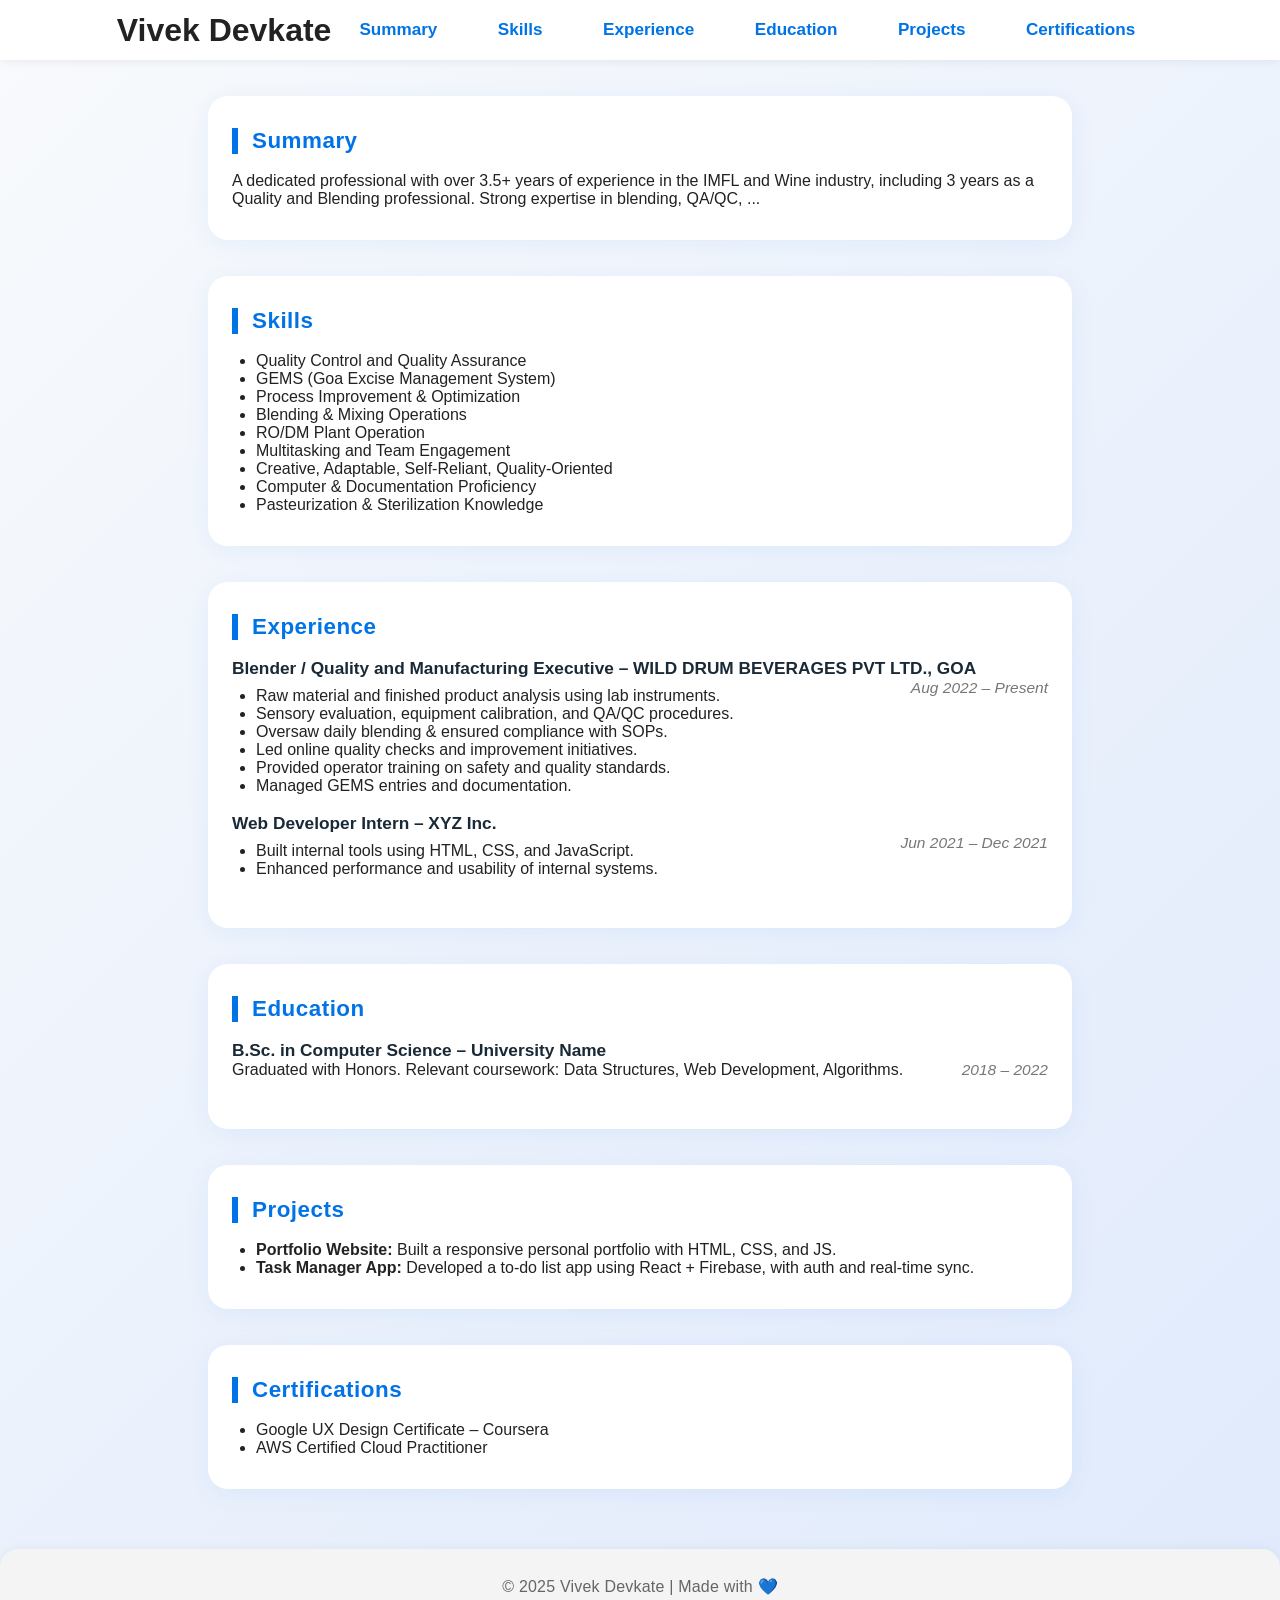
<file: index.html>
<!DOCTYPE html>
<html lang="en">
<head>
  <meta charset="UTF-8" />
  <meta name="viewport" content="width=device-width, initial-scale=1.0"/>
  <title>Vivek Devkate - Resume</title>
  <link rel="stylesheet" href="style.css" />
</head>
<body>

  <header>
    <div class="navbar">
      <h1>Vivek Devkate</h1>
      <div class="nav-links">
        <a href="#summary">Summary</a>
        <a href="#skills">Skills</a>
        <a href="#experience">Experience</a>
        <a href="#education">Education</a>
        <a href="#projects">Projects</a>
        <a href="#certifications">Certifications</a>
      </div>
    </div>
  </header>

  <div class="container">
    <section id="summary">
      <h2 class="section-title">Summary</h2>
      <p>A dedicated professional with over 3.5+ years of experience in the IMFL and Wine industry, including 3 years as a Quality and Blending professional. Strong expertise in blending, QA/QC, ...</p>
    </section>

    <section id="skills">
      <h2 class="section-title">Skills</h2>
      <ul>
        <li>Quality Control and Quality Assurance</li>
        <li>GEMS (Goa Excise Management System)</li>
        <li>Process Improvement & Optimization</li>
        <li>Blending & Mixing Operations</li>
        <li>RO/DM Plant Operation</li>
        <li>Multitasking and Team Engagement</li>
        <li>Creative, Adaptable, Self-Reliant, Quality-Oriented</li>
        <li>Computer & Documentation Proficiency</li>
        <li>Pasteurization & Sterilization Knowledge</li>
      </ul>
    </section>

    <section id="experience">
      <h2 class="section-title">Experience</h2>

      <div class="job clearfix">
        <div class="job-title">Blender / Quality and Manufacturing Executive – WILD DRUM BEVERAGES PVT LTD., GOA</div>
        <div class="date">Aug 2022 – Present</div>
        <ul>
          <li>Raw material and finished product analysis using lab instruments.</li>
          <li>Sensory evaluation, equipment calibration, and QA/QC procedures.</li>
          <li>Oversaw daily blending & ensured compliance with SOPs.</li>
          <li>Led online quality checks and improvement initiatives.</li>
          <li>Provided operator training on safety and quality standards.</li>
          <li>Managed GEMS entries and documentation.</li>
        </ul>
      </div>

      <div class="job clearfix">
        <div class="job-title">Web Developer Intern – XYZ Inc.</div>
        <div class="date">Jun 2021 – Dec 2021</div>
        <ul>
          <li>Built internal tools using HTML, CSS, and JavaScript.</li>
          <li>Enhanced performance and usability of internal systems.</li>
        </ul>
      </div>
    </section>

    <section id="education">
      <h2 class="section-title">Education</h2>
      <div class="education clearfix">
        <div class="degree">B.Sc. in Computer Science – University Name</div>
        <div class="date">2018 – 2022</div>
        <p>Graduated with Honors. Relevant coursework: Data Structures, Web Development, Algorithms.</p>
      </div>
    </section>

    <section id="projects">
      <h2 class="section-title">Projects</h2>
      <ul>
        <li><strong>Portfolio Website:</strong> Built a responsive personal portfolio with HTML, CSS, and JS.</li>
        <li><strong>Task Manager App:</strong> Developed a to-do list app using React + Firebase, with auth and real-time sync.</li>
      </ul>
    </section>

    <section id="certifications">
      <h2 class="section-title">Certifications</h2>
      <ul>
        <li>Google UX Design Certificate – Coursera</li>
        <li>AWS Certified Cloud Practitioner</li>
      </ul>
    </section>
  </div>

  <footer>
    &copy; 2025 Vivek Devkate | Made with 💙
  </footer>

</body>
</html>
</file>
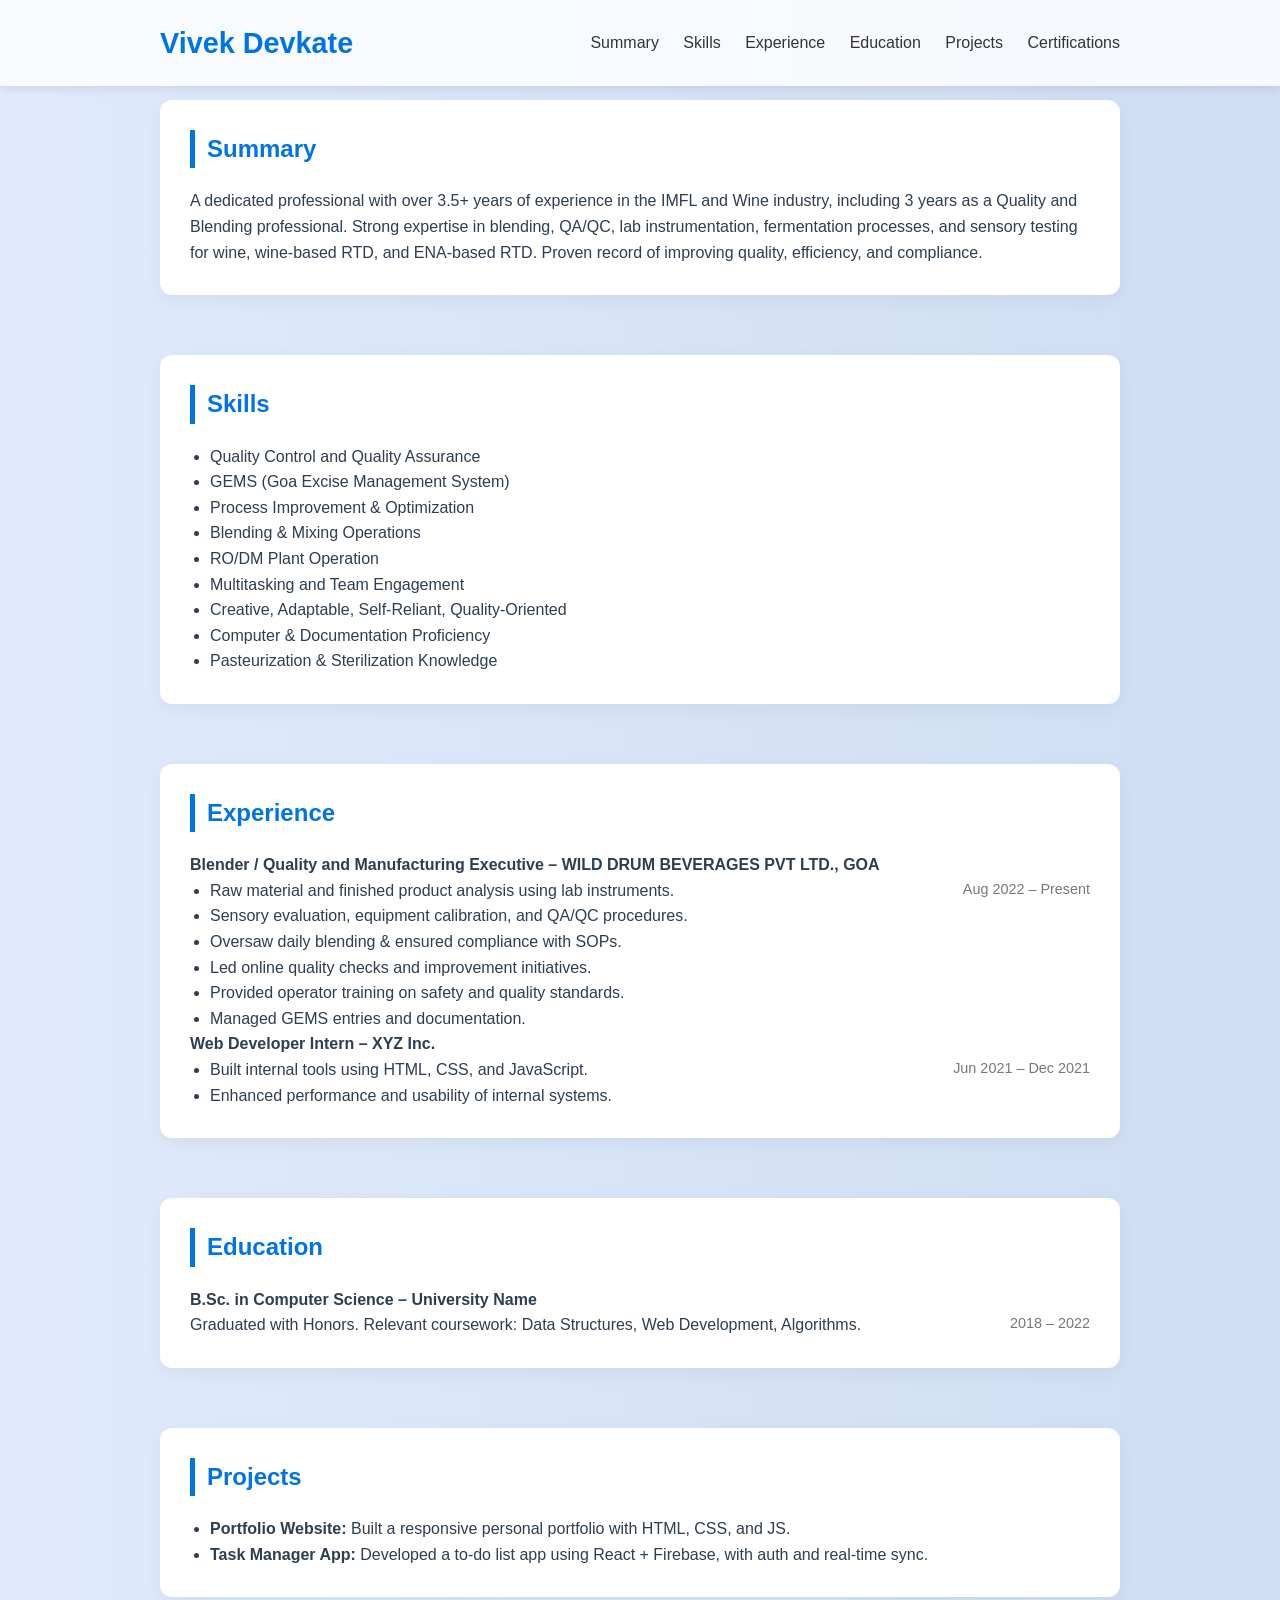
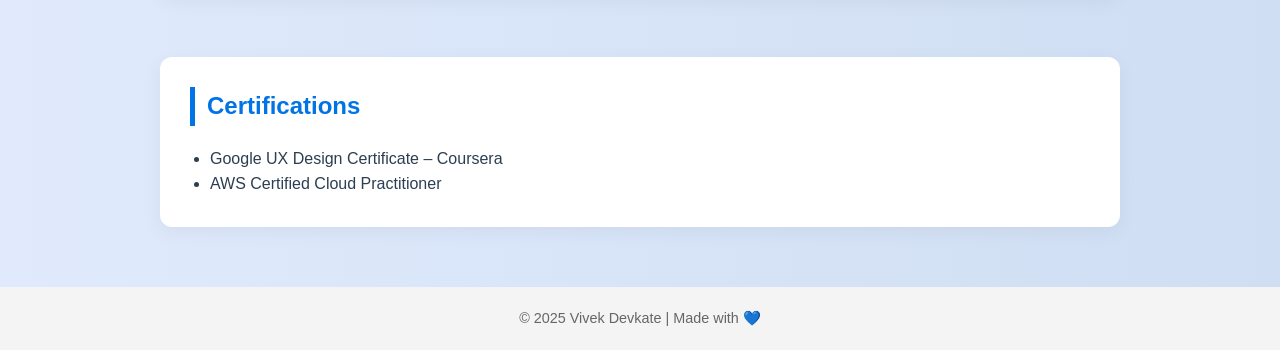
<file: Vivek Resume.html>
<!DOCTYPE html>
<html lang="en">
<head>
  <meta charset="UTF-8" />
  <meta name="viewport" content="width=device-width, initial-scale=1.0"/>
  <title>Vivek Devkate - Resume</title>
  <style>
    /* Global Reset */
    * {
      margin: 0;
      padding: 0;
      box-sizing: border-box;
    }

    html {
      scroll-behavior: smooth;
    }

    body {
      font-family: 'Segoe UI', Tahoma, Geneva, Verdana, sans-serif;
      background: linear-gradient(to right, #e0eafc, #cfdef3);
      color: #2c3e50;
      line-height: 1.6;
    }

    a {
      color: #0073e6;
      text-decoration: none;
    }

    a:hover {
      text-decoration: underline;
    }

    /* Header / Navbar */
    header {
      background-color: #ffffffcc;
      padding: 20px 0;
      position: fixed;
      top: 0;
      width: 100%;
      z-index: 999;
      box-shadow: 0 2px 10px rgba(0,0,0,0.1);
    }

    .navbar {
      max-width: 1000px;
      margin: auto;
      display: flex;
      justify-content: space-between;
      align-items: center;
      padding: 0 20px;
    }

    .navbar h1 {
      font-size: 1.8em;
      color: #0073e6;
    }

    .nav-links a {
      margin-left: 20px;
      font-size: 1em;
      color: #333;
    }

    /* Sections */
    .container {
      max-width: 1000px;
      margin: 100px auto 60px;
      padding: 0 20px;
    }

    section {
      margin-bottom: 60px;
      padding: 30px;
      background: #fff;
      border-radius: 12px;
      box-shadow: 0 5px 20px rgba(0,0,0,0.05);
      transition: transform 0.2s;
    }

    section:hover {
      transform: translateY(-2px);
    }

    .section-title {
      font-size: 1.5em;
      margin-bottom: 20px;
      color: #0073e6;
      border-left: 5px solid #0073e6;
      padding-left: 12px;
    }

    ul {
      padding-left: 20px;
    }

    .job-title, .degree {
      font-weight: bold;
    }

    .date {
      float: right;
      color: #777;
      font-size: 0.9em;
    }

    footer {
      text-align: center;
      padding: 20px;
      font-size: 0.9em;
      background-color: #f4f4f4;
      color: #666;
    }

    @media (max-width: 768px) {
      .navbar {
        flex-direction: column;
        align-items: flex-start;
      }

      .nav-links {
        margin-top: 10px;
      }

      .nav-links a {
        display: block;
        margin: 5px 0;
      }

      .date {
        float: none;
        display: block;
        margin-top: 5px;
      }
    }
  </style>
</head>
<body>

  <header>
    <div class="navbar">
      <h1>Vivek Devkate</h1>
      <div class="nav-links">
        <a href="#summary">Summary</a>
        <a href="#skills">Skills</a>
        <a href="#experience">Experience</a>
        <a href="#education">Education</a>
        <a href="#projects">Projects</a>
        <a href="#certifications">Certifications</a>
      </div>
    </div>
  </header>

  <div class="container">
    <section id="summary">
      <h2 class="section-title">Summary</h2>
      <p>A dedicated professional with over 3.5+ years of experience in the IMFL and Wine industry, including 3 years as a Quality and Blending professional. Strong expertise in blending, QA/QC, lab instrumentation, fermentation processes, and sensory testing for wine, wine-based RTD, and ENA-based RTD. Proven record of improving quality, efficiency, and compliance.</p>
    </section>

    <section id="skills">
      <h2 class="section-title">Skills</h2>
      <ul>
        <li>Quality Control and Quality Assurance</li>
        <li>GEMS (Goa Excise Management System)</li>
        <li>Process Improvement & Optimization</li>
        <li>Blending & Mixing Operations</li>
        <li>RO/DM Plant Operation</li>
        <li>Multitasking and Team Engagement</li>
        <li>Creative, Adaptable, Self-Reliant, Quality-Oriented</li>
        <li>Computer & Documentation Proficiency</li>
        <li>Pasteurization & Sterilization Knowledge</li>
      </ul>
    </section>

    <section id="experience">
      <h2 class="section-title">Experience</h2>

      <div class="job clearfix">
        <div class="job-title">Blender / Quality and Manufacturing Executive – WILD DRUM BEVERAGES PVT LTD., GOA</div>
        <div class="date">Aug 2022 – Present</div>
        <ul>
          <li>Raw material and finished product analysis using lab instruments.</li>
          <li>Sensory evaluation, equipment calibration, and QA/QC procedures.</li>
          <li>Oversaw daily blending & ensured compliance with SOPs.</li>
          <li>Led online quality checks and improvement initiatives.</li>
          <li>Provided operator training on safety and quality standards.</li>
          <li>Managed GEMS entries and documentation.</li>
        </ul>
      </div>

      <div class="job clearfix">
        <div class="job-title">Web Developer Intern – XYZ Inc.</div>
        <div class="date">Jun 2021 – Dec 2021</div>
        <ul>
          <li>Built internal tools using HTML, CSS, and JavaScript.</li>
          <li>Enhanced performance and usability of internal systems.</li>
        </ul>
      </div>
    </section>

    <section id="education">
      <h2 class="section-title">Education</h2>
      <div class="education clearfix">
        <div class="degree">B.Sc. in Computer Science – University Name</div>
        <div class="date">2018 – 2022</div>
        <p>Graduated with Honors. Relevant coursework: Data Structures, Web Development, Algorithms.</p>
      </div>
    </section>

    <section id="projects">
      <h2 class="section-title">Projects</h2>
      <ul>
        <li><strong>Portfolio Website:</strong> Built a responsive personal portfolio with HTML, CSS, and JS.</li>
        <li><strong>Task Manager App:</strong> Developed a to-do list app using React + Firebase, with auth and real-time sync.</li>
      </ul>
    </section>

    <section id="certifications">
      <h2 class="section-title">Certifications</h2>
      <ul>
        <li>Google UX Design Certificate – Coursera</li>
        <li>AWS Certified Cloud Practitioner</li>
      </ul>
    </section>
  </div>

  <footer>
    &copy; 2025 Vivek Devkate | Made with 💙
  </footer>

</body>
</html>
</file>
<file: style.css>
/* Modern Resume UI Design */
* { margin: 0; padding: 0; box-sizing: border-box; }
body {
  font-family: 'Inter', 'Segoe UI', Arial, sans-serif;
  background: linear-gradient(135deg, #f8fafc 0%, #e0eafc 100%);
  color: #222;
  min-height: 100vh;
}
.hero {
  text-align: center;
  padding: 64px 20px 32px 20px;
  background: linear-gradient(90deg, #e0eafc 60%, #fff 100%);
  border-bottom-left-radius: 32px;
  border-bottom-right-radius: 32px;
  box-shadow: 0 8px 32px rgba(0,115,230,0.09);
}
.hero h1 {
  font-size: 3em;
  color: #0073e6;
  font-weight: 800;
  margin-bottom: 10px;
}
.hero .tagline {
  font-size: 1.25em;
  color: #222;
  margin-bottom: 22px;
  font-style: italic;
}
.hero .actions a {
  display: inline-block;
  margin: 0 10px;
  padding: 12px 28px;
  background: #0073e6;
  color: #fff;
  border-radius: 10px;
  font-size: 1.05em;
  font-weight: 600;
  text-decoration: none;
  transition: background 0.2s, box-shadow 0.2s;
  box-shadow: 0 2px 8px rgba(0,115,230,0.08);
}
.hero .actions a:hover {
  background: #005bb5;
  box-shadow: 0 4px 12px rgba(0,115,230,0.15);
}
header {
  background-color: #fff;
  position: sticky;
  top: 0;
  width: 100%;
  z-index: 999;
  box-shadow: 0 1px 10px rgba(0,0,0,0.07);
}
.navbar {
  max-width: 1200px;
  margin: auto;
  display: flex;
  justify-content: center;
  align-items: center;
  padding: 0 24px;
  height: 60px;
}
.nav-links a {
  margin: 0 10px;
  color: #0073e6;
  font-weight: 600;
  font-size: 1.07em;
  text-decoration: none;
  padding: 7px 18px;
  border-radius: 7px;
  transition: background 0.2s, color 0.2s;
}
.nav-links a:hover,
.nav-links a:focus {
  background: #e0eafc;
  color: #005bb5;
}
.container {
  max-width: 900px;
  margin: 36px auto 60px;
  padding: 0 18px;
}
section {
  margin-bottom: 36px;
  padding: 32px 24px;
  background: #fff;
  border-radius: 20px;
  box-shadow: 0 4px 24px rgba(0,115,230,0.07);
  transition: box-shadow 0.2s, transform 0.2s;
}
section:hover {
  box-shadow: 0 8px 38px rgba(0,115,230,0.15);
  transform: translateY(-3px) scale(1.01);
}
.section-title {
  font-size: 1.4em;
  margin-bottom: 18px;
  color: #0073e6;
  border-left: 6px solid #0073e6;
  padding-left: 14px;
  font-weight: 700;
  letter-spacing: 0.5px;
}
ul {
  padding-left: 24px;
  margin-top: 8px;
}
.job-title, .degree {
  font-weight: 700;
  font-size: 1.08em;
  color: #1a2936;
}
.date {
  float: right;
  color: #777;
  font-size: 0.97em;
  font-style: italic;
}
.job, .education {
  margin-bottom: 18px;
  transition: background 0.2s;
}
.job:hover, .education:hover {
  background: #f7fbff;
}
footer {
  text-align: center;
  padding: 28px 0 14px;
  font-size: 1em;
  background: #f4f4f4;
  color: #666;
  letter-spacing: 0.2px;
  box-shadow: 0 -2px 8px rgba(0,0,0,0.04);
  border-top-left-radius: 18px;
  border-top-right-radius: 18px;
}
@media (max-width: 768px) {
  .navbar {
    flex-direction: column;
    align-items: flex-start;
    padding: 0 10px;
    height: auto;
  }
  .nav-links {
    margin-top: 10px;
    width: 100%;
    display: flex;
    flex-wrap: wrap;
  }
  .nav-links a {
    display: block;
    margin: 6px 0;
    width: 100%;
  }
  .container {
    padding: 0 8px;
  }
  section {
    padding: 18px 8px;
  }
  .date {
    float: none;
    display: block;
    margin-top: 6px;
  }
  .hero {
    padding: 50px 8px 28px 8px;
  }
}
body::-webkit-scrollbar {
  width: 10px;
  background: #e0eafc;
}
body::-webkit-scrollbar-thumb {
  background: #0073e6aa;
  border-radius: 7px;
}
</file>
